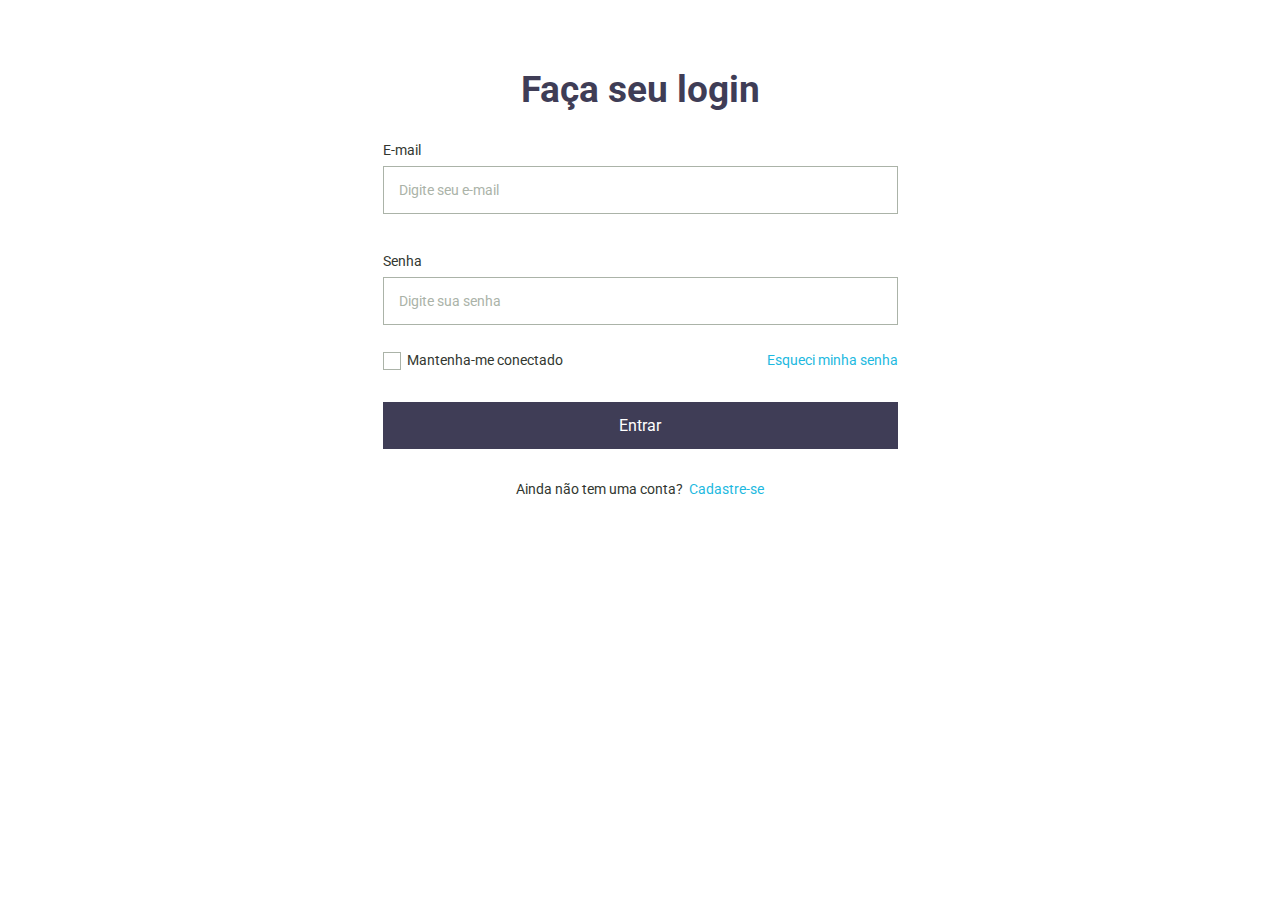
<file: Aula02/Index.html>
<!DOCTYPE html>
<html>

<head>
    <title>Entrar</title>
    <link rel="preconnect" href="https://fonts.googleapis.com">
    <link rel="preconnect" href="https://fonts.gstatic.com" crossorigin>
    <link href="https://fonts.googleapis.com/css2?family=Roboto:wght@400;700&display=swap" rel="stylesheet">
    <link rel="stylesheet" href="Styles.css">
</head>

<body>
    <form>
        <div class="content content-index">
            <h1>Faça seu login</h1>
            <div class="box-text">
                <label for="field-email">E-mail</label>
                <input type="email" id="field-email" placeholder="Digite seu e-mail" />
            </div>

            <div class="box-text">
                <label for="field-password">Senha</label>
                <input type="password" id="field-password" placeholder="Digite sua senha" />
            </div>
            

            <div class="options">
                <label class="container">Mantenha-me conectado
                    <input type="checkbox">
                    <span class="checkmark"></span>
                </label>
                <span><a href="Password-recovery.html">Esqueci minha senha</a></span>

            </div>

            <button type="submit">Entrar</button>

            <span>Ainda não tem uma conta? &nbsp<a href="Register.html">Cadastre-se</a></span>
        </div>
    </form>
</body>

</html>
</file>
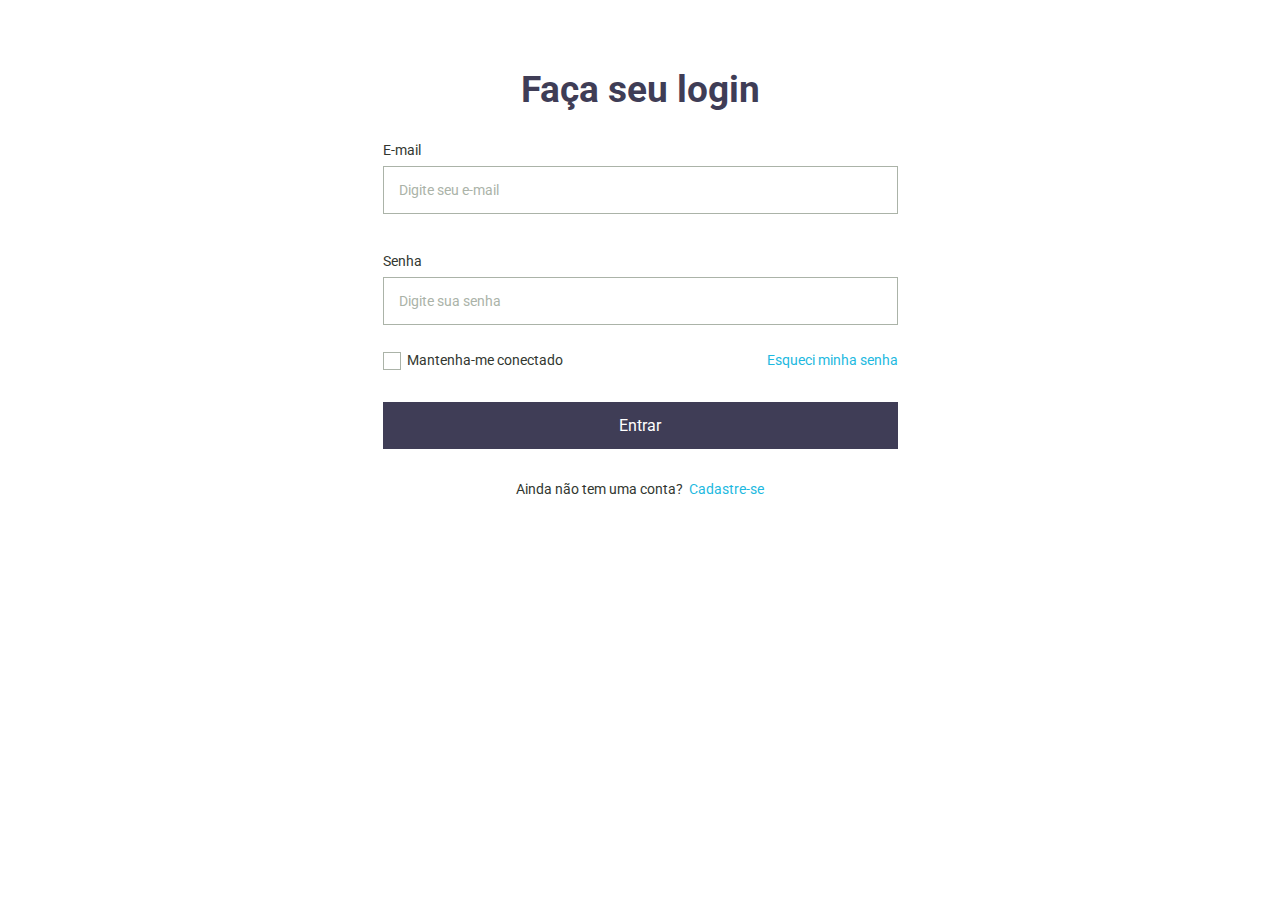
<file: Aula04/Index.html>
<!DOCTYPE html>
<html>

<head>
    <title>Entrar</title>
    <link rel="preconnect" href="https://fonts.googleapis.com">
    <link rel="preconnect" href="https://fonts.gstatic.com" crossorigin>
    <link href="https://fonts.googleapis.com/css2?family=Roboto:wght@400;700&display=swap" rel="stylesheet">
    <link rel="stylesheet" href="Styles.css">
</head>

<body>
    <form>
        <div class="content content-index">
            <h1>Faça seu login</h1>
            <div class="box-text">
                <label for="field-email">E-mail</label>
                <input type="email" id="field-email" placeholder="Digite seu e-mail" required/>
            </div>

            <div class="box-text">
                <label for="field-password">Senha</label>
                <input type="password" id="field-password" placeholder="Digite sua senha" required/>
            </div>
            

            <div class="options">
                <label class="container">Mantenha-me conectado
                    <input type="checkbox" required>
                    <span class="checkmark"></span>
                </label>
                <span><a href="Password-recovery.html">Esqueci minha senha</a></span>

            </div>

            <button type="submit">Entrar</button>

            <span>Ainda não tem uma conta? &nbsp<a href="Register.html">Cadastre-se</a></span>
        </div>
    </form>
</body>

</html>
</file>
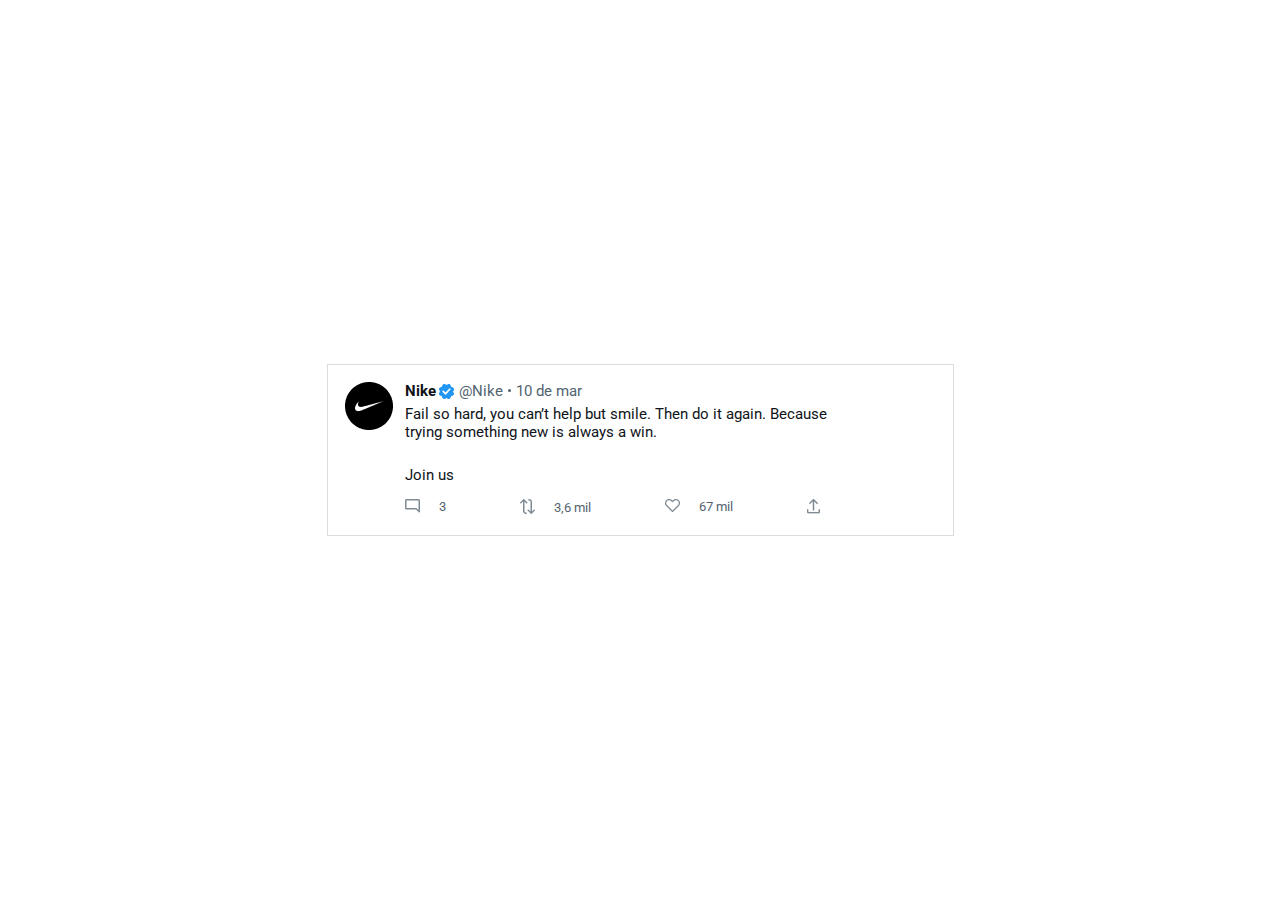
<file: Aula06 - Desafio 07/Index.html>
<!DOCTYPE html>
<html lang="pt-br">

<head>
    <meta charset="UTF-8">
    <meta http-equiv="X-UA-Compatible" content="IE=edge">
    <meta name="viewport" content="width=device-width, initial-scale=1.0">
    <link rel="preconnect" href="https://fonts.googleapis.com">
    <link rel="preconnect" href="https://fonts.gstatic.com" crossorigin>
    <link href="https://fonts.googleapis.com/css2?family=Roboto:wght@400;700&display=swap" rel="stylesheet">
    <link rel="stylesheet" href="Style.css">
    <title>Tweeter (@Nike)</title>
    <link rel="icon" type="image/png" href="/img/icon-twitter.png">
</head>

<body>

    <div class="post">

        <div class="img-post">
            <img src="img/Logo-Nike.png" alt="Logo Nike" title="Logo Nike. Símbolo de certo ao centro na cor branca e fndo preto.">

        </div>

        <div class="content-post">
            <div class="title-post">
                <h1>Nike</h1>
                <img src="img/Icone-Verificado.png">
                <h2>@Nike</h2>
                <span class="dot"></span>
                <span>10 de mar</span>
            </div>
            <p>Fail so hard, you can’t help but smile. Then do it again. Because trying something new is always a win.
            </p>
            <p>Join us</p>

            <div class="interations">
                <div class="box-interations">
                    <img src="img/Comentario.png">
                    <span>3</span>
                </div>

                <div class="box-interations">
                    <img src="img/Retwettar.png">
                    <span>3,6 mil</span>
                </div>

                <div class="box-interations">
                    <img src="img/Favoritar.png">
                    <span>67 mil</span>
                </div>

                <div class="box-interations">
                    <img src="img/Compartilhar.png">
                </div>

            </div>


        </div>
    </div>


</body>

</html>
</file>
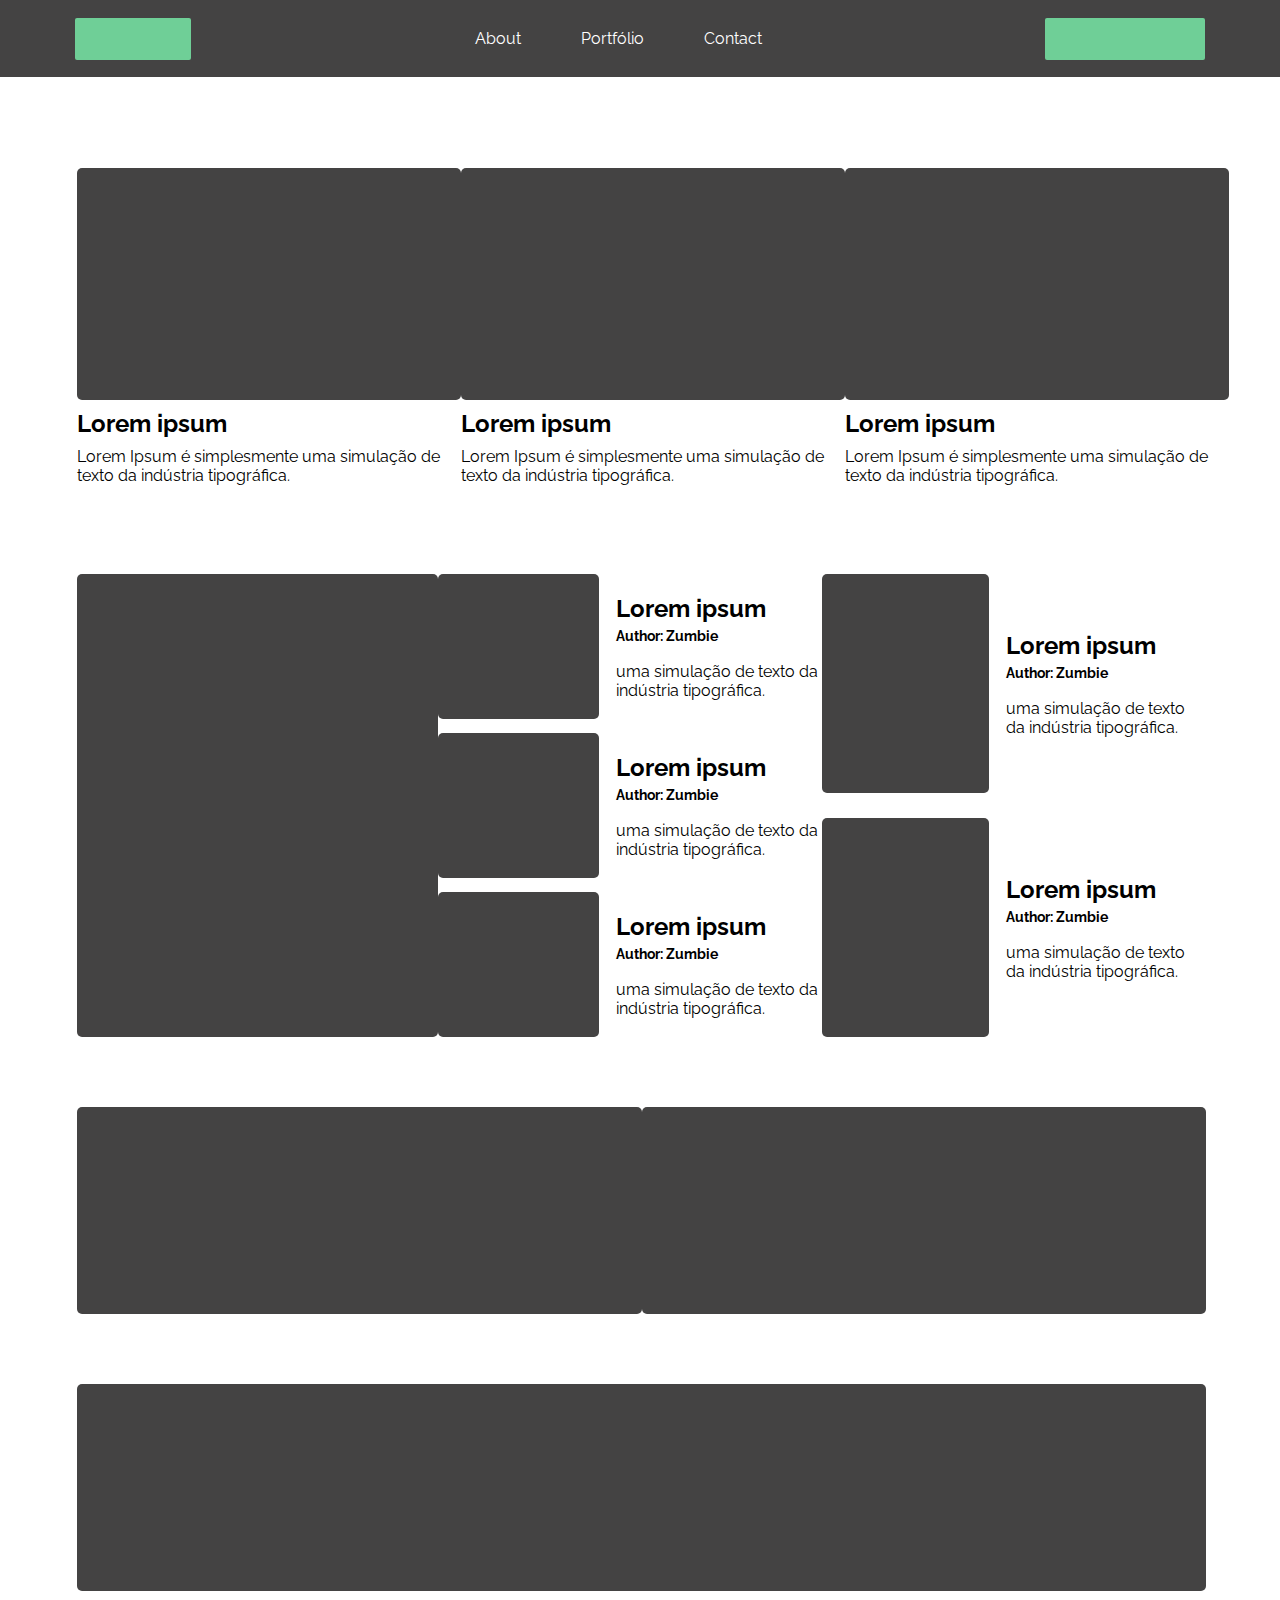
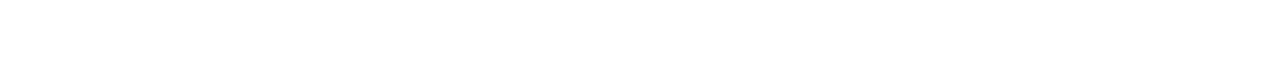
<file: Desafio-Adicional/Index.html>
<!DOCTYPE html>
<html>

<head>
    <link rel="preconnect" href="https://fonts.googleapis.com">
    <link rel="preconnect" href="https://fonts.gstatic.com" crossorigin>
    <link href="https://fonts.googleapis.com/css2?family=Raleway:wght@700&display=swap" rel="stylesheet">
    <link rel="stylesheet" href="Style.css">
</head>

<body>

    <div class="menu-top">
        <div class="box-menu-1">

        </div>

        <div class="options-menu">
            <span>About</span>
            <span>Portfólio</span>
            <span>Contact</span>
        </div>

        <div class="box-menu-2">

        </div>
    </div>

    <div class="content">

        <div class="area-1">
            <div class="box-img-label">
                <div class="box-img"></div>
                <h3>Lorem ipsum</h3>
                <span class="description">Lorem Ipsum é simplesmente uma simulação de texto da indústria tipográfica.
                </span>
            </div>

            <div class="box-img-label">
                <div class="box-img"></div>
                <h3>Lorem ipsum</h3>
                <span class="description">Lorem Ipsum é simplesmente uma simulação de texto da indústria tipográfica.
                </span>
            </div>

            <div class="box-img-label">
                <div class="box-img"></div>
                <h3>Lorem ipsum</h3>
                <span class="description">Lorem Ipsum é simplesmente uma simulação de texto da indústria tipográfica.
                </span>
            </div>

        </div>

        <div class="area-2">
            <div class="box-img-2"></div>

            <div class="area-2-1">
                <div class="box-img-label-2">
                    <div class="box-img3"></div>
                    <div class="img-description">
                        <h3>Lorem ipsum</h3>
                        <h4>Author: Zumbie</h4>
                        <span class="description">uma simulação de texto da indústria tipográfica.</span>
                        </span>
                    </div>
                </div>

                <div class="box-img-label-2">
                    <div class="box-img3"></div>
                    <div class="img-description">
                        <h3>Lorem ipsum</h3>
                        <h4>Author: Zumbie</h4>
                        <span class="description">uma simulação de texto da indústria tipográfica.</span>
                        </span>
                    </div>
                </div>

                <div class="box-img-label-2">
                    <div class="box-img3"></div>
                    <div class="img-description">
                        <h3>Lorem ipsum</h3>
                        <h4>Author: Zumbie</h4>
                        <span class="description">uma simulação de texto da indústria tipográfica.</span>
                        </span>
                    </div>
                </div>

            </div>

            <div class="area-2-2">

                <div class="box-img-label-3">
                    <div class="box-img4"></div>
                    <div class="img-description">
                        <h3>Lorem ipsum</h3>
                        <h4>Author: Zumbie</h4>
                        <span class="description">uma simulação de texto da indústria tipográfica.</span>
                    </div>
                </div>

                <div class="box-img-label-3">
                    <div class="box-img4"></div>
                    <div class="img-description">
                        <h3>Lorem ipsum</h3>
                        <h4>Author: Zumbie</h4>
                        <span class="description">uma simulação de texto da indústria tipográfica.</span>
                    </div>
                </div>
            

            </div>


        </div>

        <div class="area-3">
            
            <div class="box-img-5">                
            </div>
            
            <div class="box-img-5">                
            </div>
            

        </div>

        <div class="area-4">
            
            <div class="box-img-6">                
            </div>
                       

        </div>

    </div>

</body>

</html>
</file>
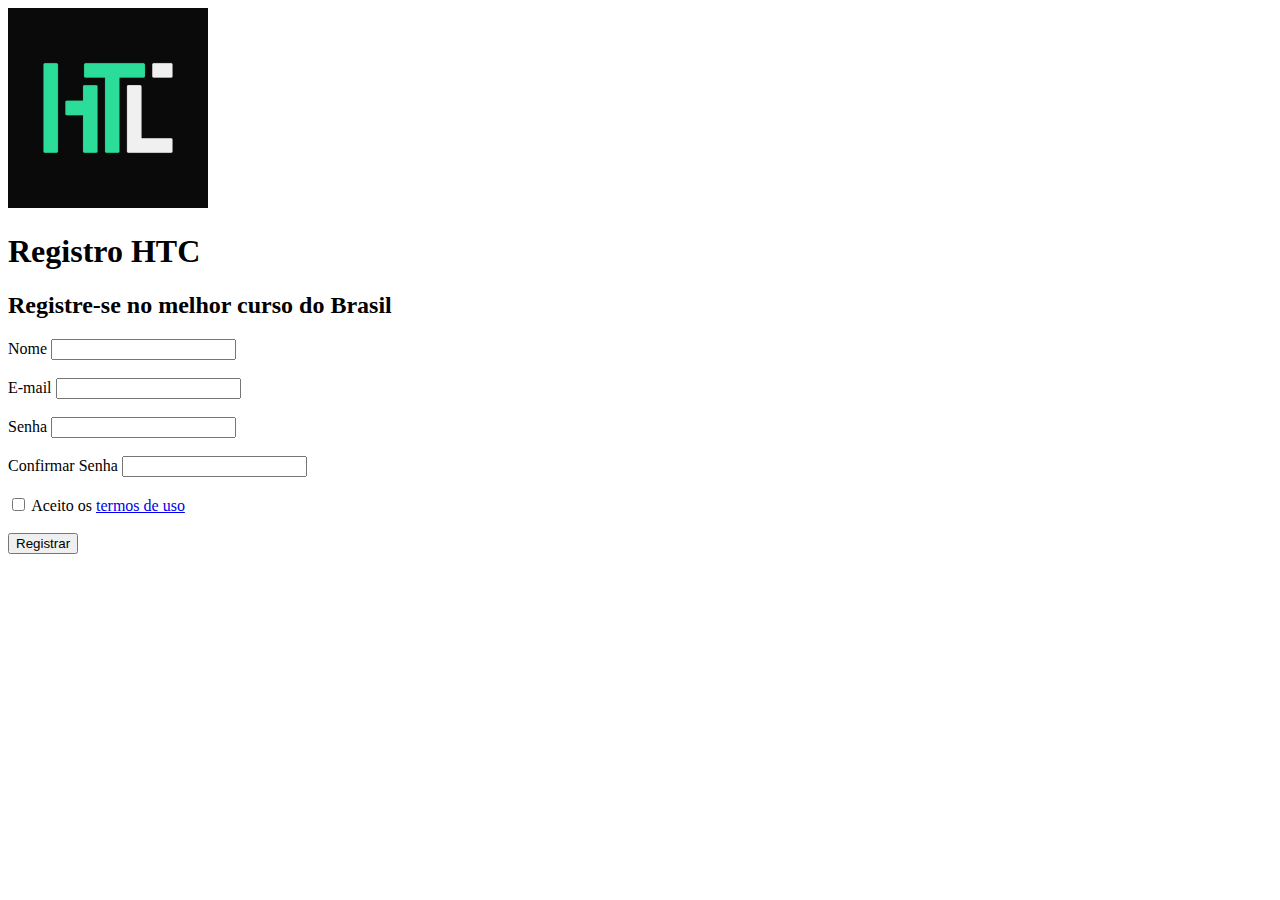
<file: Aula01/aula-1.html>
<!DOCTYPE html>
<html>

<head>
    <title>Registro HTC</title>
</head>

<body>

    <img width="200" src="logo.jpg"/>
    <h1>Registro HTC</h1>

    <h2>Registre-se no melhor curso do Brasil</h2>

    <form>
        <label for="name-field">Nome</label>
        <input id="name-field" />
        <br>
        <br>
        <label for="email-field">E-mail</label>
        <input type="email" id="email-field" />
        <br>
        <br>
        <label for="password-field">Senha</label>
        <input id="password-field" type="password" />
        <br>
        <br>
        <label for="confirm-passwords-field">Confirmar Senha</label>
        <input id="confirm-passwords-field" type="password" />
        <br>
        <br>
        <input id="eula-field" type="checkbox" />
        <label for="eula-field">Aceito os <a target="_blank" href="EULA.html">termos de uso</a></label>
        <br>
        <br>
        <button>Registrar</button>

    </form>


</body>

</html>
</file>
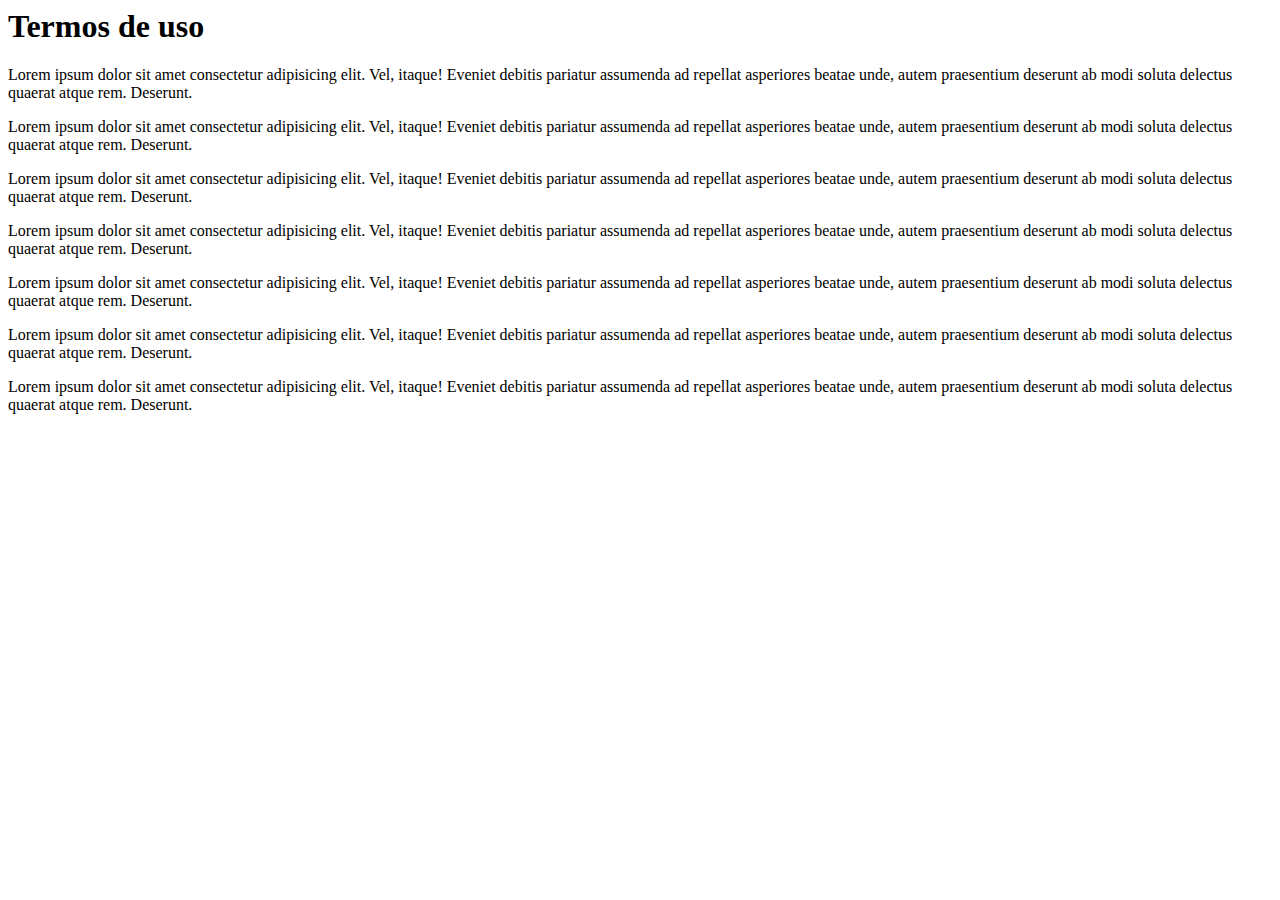
<file: Aula01/EULA.html>
<body>
    <h1>Termos de uso</h1>
    <p>Lorem ipsum dolor sit amet consectetur adipisicing elit. Vel, itaque! Eveniet debitis pariatur assumenda ad
        repellat asperiores beatae unde, autem praesentium deserunt ab modi soluta delectus quaerat atque rem. Deserunt.
    </p>
    <p>Lorem ipsum dolor sit amet consectetur adipisicing elit. Vel, itaque! Eveniet debitis pariatur assumenda ad
        repellat asperiores beatae unde, autem praesentium deserunt ab modi soluta delectus quaerat atque rem. Deserunt.
    </p>
    <p>Lorem ipsum dolor sit amet consectetur adipisicing elit. Vel, itaque! Eveniet debitis pariatur assumenda ad
        repellat asperiores beatae unde, autem praesentium deserunt ab modi soluta delectus quaerat atque rem. Deserunt.
    </p>
    <p>Lorem ipsum dolor sit amet consectetur adipisicing elit. Vel, itaque! Eveniet debitis pariatur assumenda ad
        repellat asperiores beatae unde, autem praesentium deserunt ab modi soluta delectus quaerat atque rem. Deserunt.
    </p>
    <p>Lorem ipsum dolor sit amet consectetur adipisicing elit. Vel, itaque! Eveniet debitis pariatur assumenda ad
        repellat asperiores beatae unde, autem praesentium deserunt ab modi soluta delectus quaerat atque rem. Deserunt.
    </p>
    <p>Lorem ipsum dolor sit amet consectetur adipisicing elit. Vel, itaque! Eveniet debitis pariatur assumenda ad
        repellat asperiores beatae unde, autem praesentium deserunt ab modi soluta delectus quaerat atque rem. Deserunt.
    </p>
    <p>Lorem ipsum dolor sit amet consectetur adipisicing elit. Vel, itaque! Eveniet debitis pariatur assumenda ad
        repellat asperiores beatae unde, autem praesentium deserunt ab modi soluta delectus quaerat atque rem. Deserunt.
    </p>
</body>
</file>
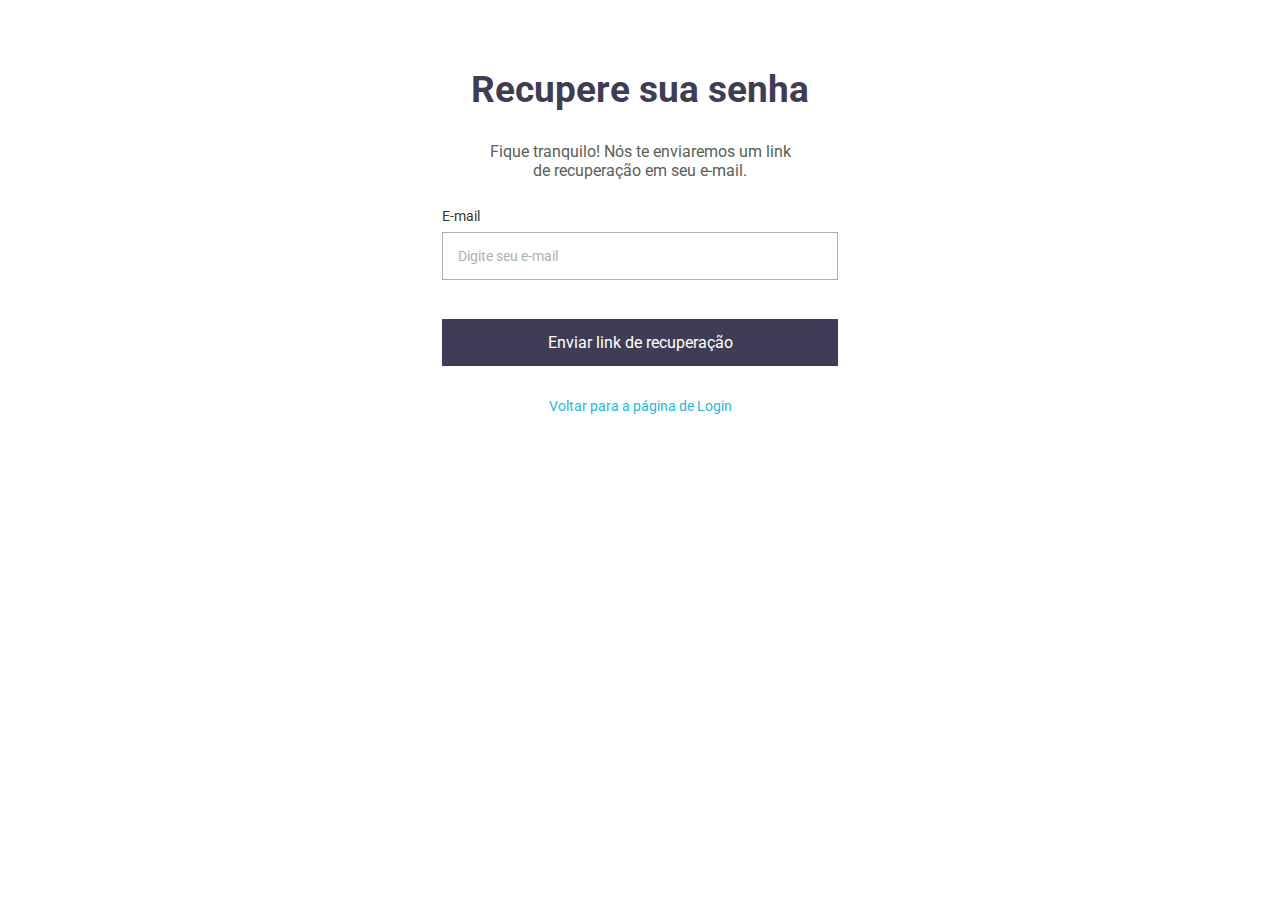
<file: Aula02/Password-recovery.html>
<!DOCTYPE html>
<html>

<head>
    <title>Recupere sua senha</title>
    <link rel="preconnect" href="https://fonts.googleapis.com">
    <link rel="preconnect" href="https://fonts.gstatic.com" crossorigin>
    <link href="https://fonts.googleapis.com/css2?family=Roboto:wght@400;700&display=swap" rel="stylesheet">
    <link rel="stylesheet" href="Styles.css">
</head>

<body>
    <form>
        <div class="content">
            <h1>Recupere sua senha</h1>
            <h2>Fique tranquilo! Nós te enviaremos um link de recuperação em seu e-mail.</h2>

            <div class="box-text">
                <label for="field-email">E-mail</label>
                <input type="email" id="field-email" placeholder="Digite seu e-mail"/>
            </div>

            <button type="submit">Enviar link de recuperação</button>
            <span><a href="Index.html">Voltar para a página de Login</a></span>



        </div>
    </form>
</body>

</html>
</file>
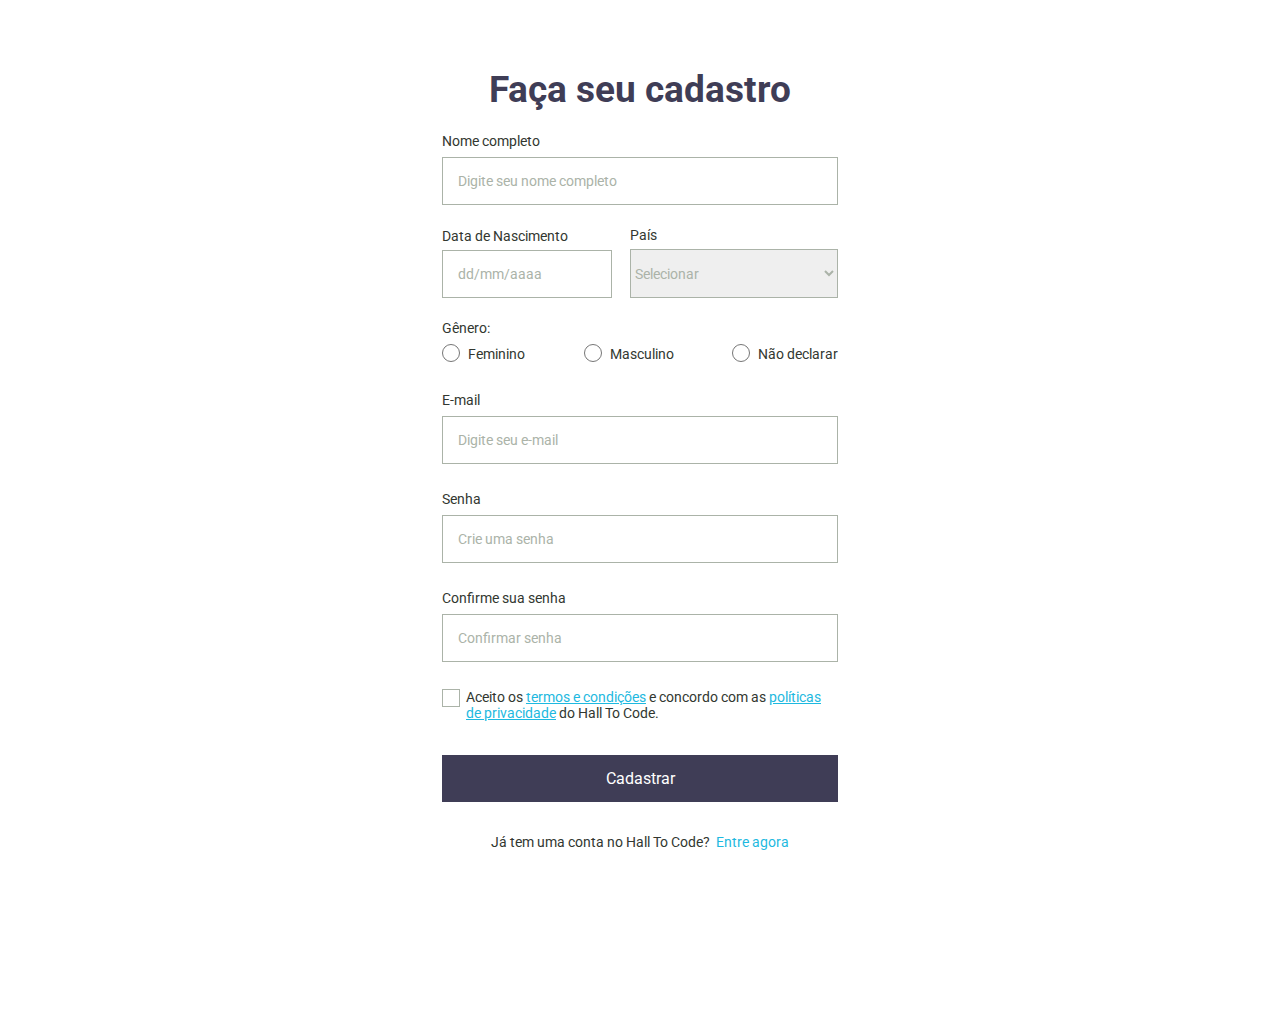
<file: Aula02/Register.html>
<!DOCTYPE html>
<html>

<head>
    <title>Cadastre-se</title>
    <link rel="preconnect" href="https://fonts.googleapis.com">
    <link rel="preconnect" href="https://fonts.gstatic.com" crossorigin>
    <link href="https://fonts.googleapis.com/css2?family=Roboto:wght@400;700&display=swap" rel="stylesheet">
    <link rel="stylesheet" href="Styles.css">
</head>

<body>
    <form>
        <div class="content content-register">
            <h1>Faça seu cadastro</h1>

            <div class="box-text">
                <label for="full-name">Nome completo</label>
                <input type="text" id="full-name" placeholder="Digite seu nome completo">
            </div>

            <div class="bday-coutry">

                <div class="box-bday">
                    <label for="birth-date">Data de Nascimento</label>
                    <input type="text" id="birth-date" placeholder="dd/mm/aaaa">
                </div>

                <div class="box-coutry" style="width:208px";>
                    <label>País</label>
                    <select required>
                        <option>Selecionar</option>
                        <option>Brasil</option>
                        <option>Argentina</option>
                        <option>Chile</option>
                        <option>Uruguai</option>
                    </select>
                </div>

            </div>

            <div class="box-text">
                <label>Gênero:</label>

                <div class="genre-options">

                    <div class="genre-fem">
                        <input type="radio" id="Feminino" name="genre" value="Feminino" class="radio-button">
                        <label for="Feminino">Feminino</label>
                    </div>

                    <div class="genre-masc">
                        <input type="radio" id="Masculino" name="genre" value="Masculino" class="radio-button">
                        <label for="Masculino">Masculino</label>
                    </div>

                    <div class="genre-nd">
                        <input type="radio" id="Genre-ND" name="genre" value="Genre-ND" class="radio-button">
                        <label for="Genre-ND">Não declarar</label>
                    </div>

                </div>

            </div>


            <div class="box-text">
                <label for="e-mail">E-mail</label>
                <input id="e-mail" type="email" placeholder="Digite seu e-mail">

            </div>

            <div class="box-text">
                <label for="password">Senha</label>
                <input type="password" id="password" placeholder="Crie uma senha">
            </div>

            <div class="box-text">
                <label for="confirm-password">Confirme sua senha</label>
                <input type="password" id="confirm-password" placeholder="Confirmar senha">
            </div>

            <div class="options">
                <label class="container">Aceito os <a>termos e condições</a>
                    e concordo com as <a>políticas de privacidade</a> do Hall To Code.

                    <input type="checkbox" >
                    <span class="checkmark"></span>
                </label>
            </div>
            <button type="submit">Cadastrar</button>

            <span>Já tem uma conta no Hall To Code? &nbsp<a href="Index.html">Entre agora</a></span>


        </div>
    </form>
</body>

</html>
</file>
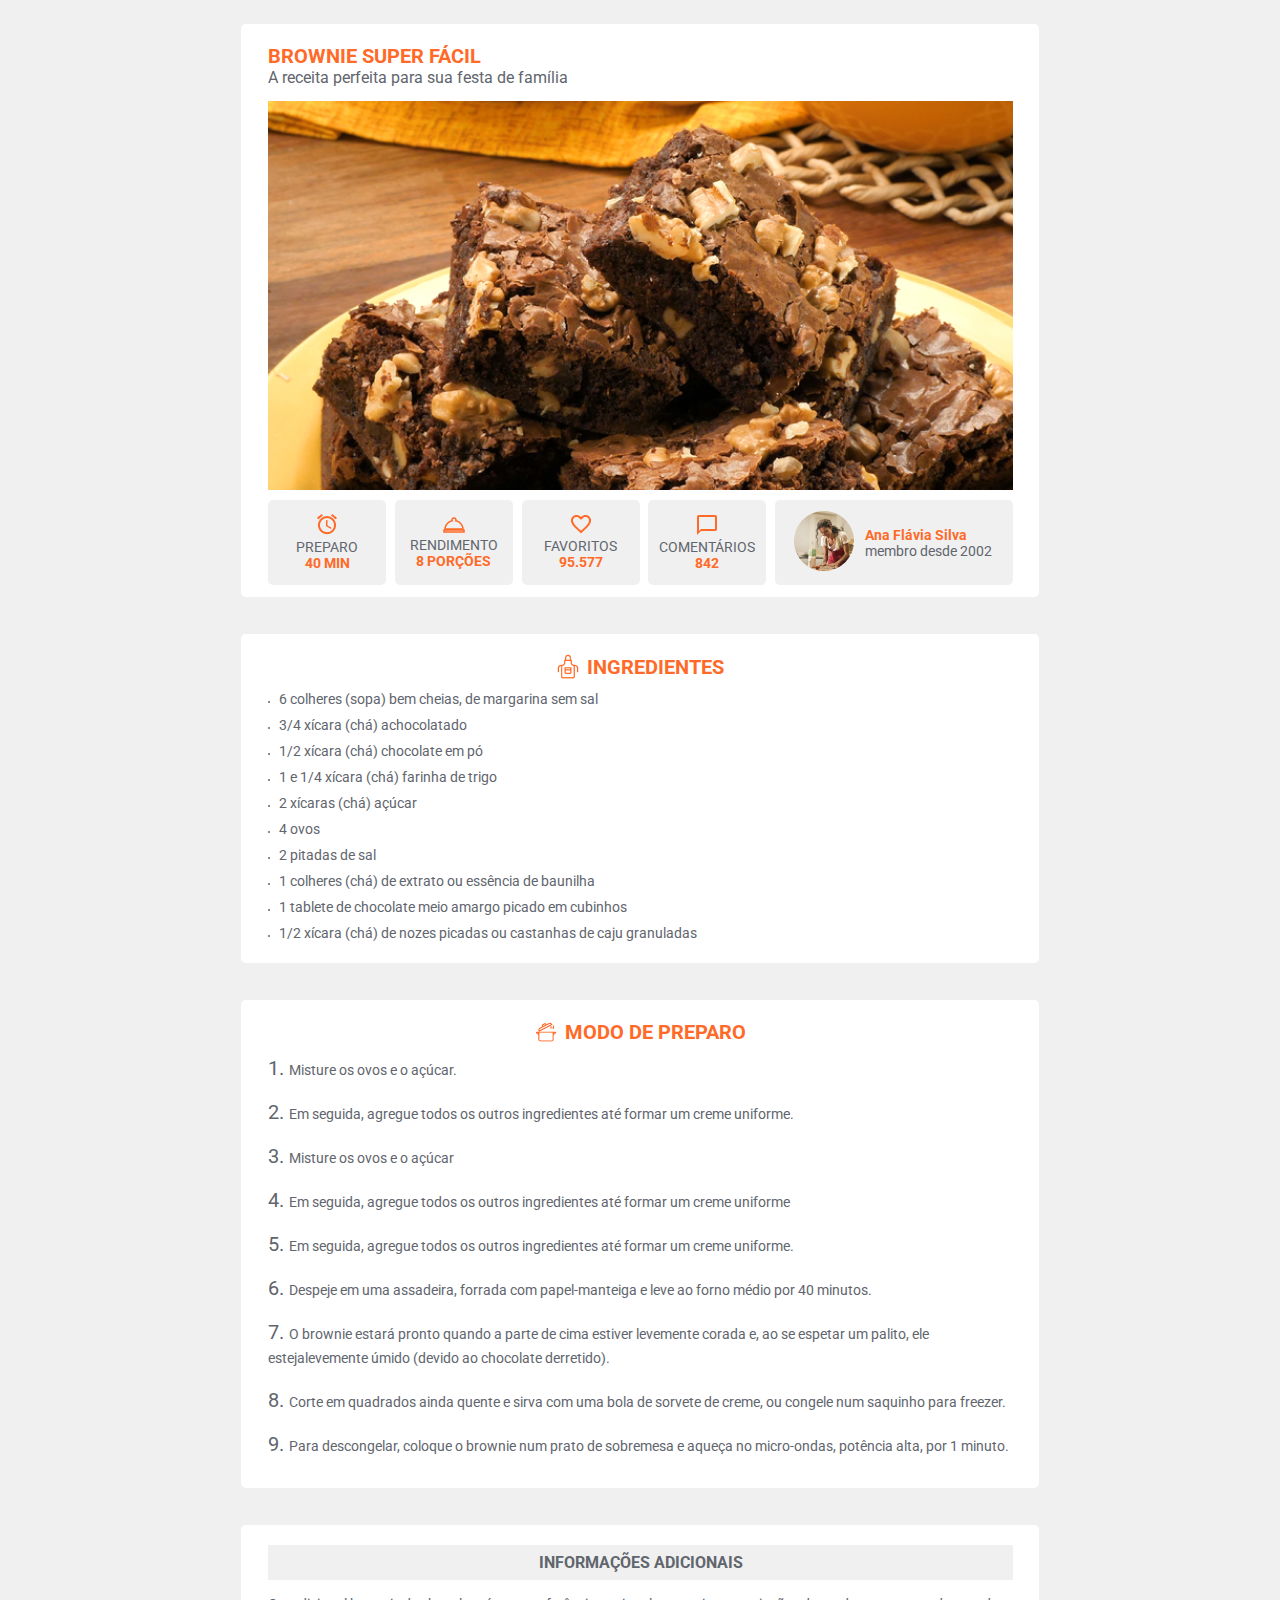
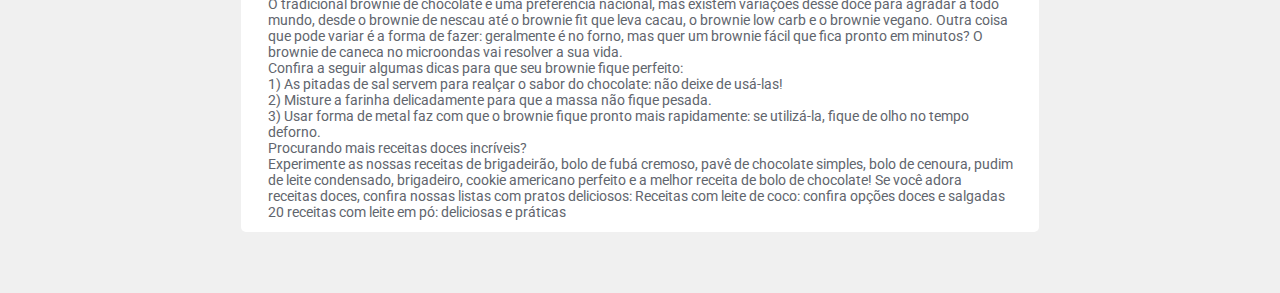
<file: Aula03/Brownie.html>
<!DOCTYPE html>
<html>

<head>    
    <link rel="stylesheet" href="https://fonts.googleapis.com/css2?family=Roboto:wght@400;700&display=swap"/>
    <link rel="stylesheet" href="Style.css"/>
</head>

<body>

    <section class="container">

        <div class="box">

            <h1>Brownie super fácil</h1>
            <h2>A receita perfeita para sua festa de família</h2>
            <img class="img-main" src="Foto-Brownie.png" alt="Foto pedaços de brownie"
                title="Foto pedaços de brownie" />

            <div class="info-wrapper">

                <div class="info-box">
                    <img src="alarm.png" />
                    <span class="label1-icon">Preparo</span>
                    <span class="label2-icon">40 min</span>
                </div>

                <div class="info-box">
                    <img src="room_service.png" />
                    <span class="label1-icon">Rendimento</span>
                    <span class="label2-icon">8 porções</span>
                </div>

                <div class="info-box">
                    <img src="favorite_border.png" />
                    <span class="label1-icon">Favoritos</span>
                    <span class="label2-icon">95.577</span>
                </div>

                <div class="info-box">
                    <img src="chat_bubble_outline.png" />
                    <span class="label1-icon">Comentários</span>
                    <span class="label2-icon">842</span>
                </div>

                <div class="info-box info-box2">
                    <img src="Foto.png" />
                    <div class="text-profile">
                        <span class="label2-icon">Ana Flávia Silva</span>
                        <span class="label1-icon">membro desde 2002</span>
                    </div>
                </div>

            </div>
        </div>

        <div class="box marcador">
            <div class="title-box">
                <img src="Avental.png" />
                <h3>Ingredientes</h3>
            </div>
            <ul>
                <li><span class="item-ul">6 colheres (sopa) bem cheias, de margarina sem sal</span></li>
                <li><span class="item-ul">3/4 xícara (chá) achocolatado</span></li>
                <li><span class="item-ul">1/2 xícara (chá) chocolate em pó</span></li>
                <li><span class="item-ul">1 e 1/4 xícara (chá) farinha de trigo</span></li>
                <li><span class="item-ul">2 xícaras (chá) açúcar</span></li>
                <li><span class="item-ul">4 ovos</span></li>
                <li><span class="item-ul">2 pitadas de sal</span></li>
                <li><span class="item-ul">1 colheres (chá) de extrato ou essência de baunilha</span></li>
                <li><span class="item-ul">1 tablete de chocolate meio amargo picado em cubinhos</span></li>
                <li><span class="item-ul">1/2 xícara (chá) de nozes picadas ou castanhas de caju granuladas</span></li>

            </ul>

        </div>

        <div class="box">
            <div class="title-box">
                <img src="Panela.png" />
                <h3>Modo de preparo</h3>
            </div>
            <ol>
                <li><span class="item-ol">Misture os ovos e o açúcar.</span></li>
                <li><span class="item-ol">Em seguida, agregue todos os outros ingredientes até formar um creme uniforme.</span></li>
                <li><span class="item-ol">Misture os ovos e o açúcar</span></li>
                <li><span class="item-ol">Em seguida, agregue todos os outros ingredientes até formar um creme uniforme</span></li>
                <li><span class="item-ol">Em seguida, agregue todos os outros ingredientes até formar um creme uniforme.</span></li>
                <li><span class="item-ol">Despeje em uma assadeira, forrada com papel-manteiga e leve ao forno médio por 40 minutos.</span></li>
                <li><span class="item-ol">O brownie estará pronto quando a parte de cima estiver levemente corada e, ao se espetar um palito,
                    ele estejalevemente úmido (devido ao chocolate derretido).</span></li>
                <li><span class="item-ol">Corte em quadrados ainda quente e sirva com uma bola de sorvete de creme, ou congele num saquinho
                    para freezer.</span></li>
                <li><span class="item-ol">Para descongelar, coloque o brownie num prato de sobremesa e aqueça no micro-ondas, potência alta,
                    por 1 minuto.</span></li>

            </ol>
        </div>

        <div class="box">
            <h3 class="add-info">Informações adicionais</h3>
            <p>O tradicional brownie de chocolate é uma preferência nacional, mas existem variações desse doce para
                agradar
                a
                todo mundo, desde o brownie de nescau até o brownie fit que leva cacau, o brownie low carb e o brownie
                vegano.
                Outra coisa que pode variar é a forma de fazer: geralmente é no forno, mas quer um brownie fácil que
                fica
                pronto
                em minutos? O brownie de caneca no microondas vai resolver a sua vida.</p>
            <p>Confira a seguir algumas dicas para que seu brownie fique perfeito:<br>
                1) As pitadas de sal servem para realçar o sabor do chocolate: não deixe de usá-las!<br>
                2) Misture a farinha delicadamente para que a massa não fique pesada.<br>
                3) Usar forma de metal faz com que o brownie fique pronto mais rapidamente: se utilizá-la, fique de olho
                no
                tempo deforno. <br>
                Procurando mais receitas doces incríveis? <br>
                Experimente as nossas receitas de brigadeirão, bolo de fubá cremoso,
                pavê
                de chocolate simples, bolo de cenoura, pudim de leite condensado, brigadeiro, cookie americano perfeito
                e a
                melhor
                receita de bolo de chocolate!
                Se você adora receitas doces, confira nossas listas com pratos deliciosos:
                Receitas com leite de coco: confira opções doces e salgadas
                20 receitas com leite em pó: deliciosas e práticas
            </p>
        </div>

    </section>

</body>

</html>
</file>
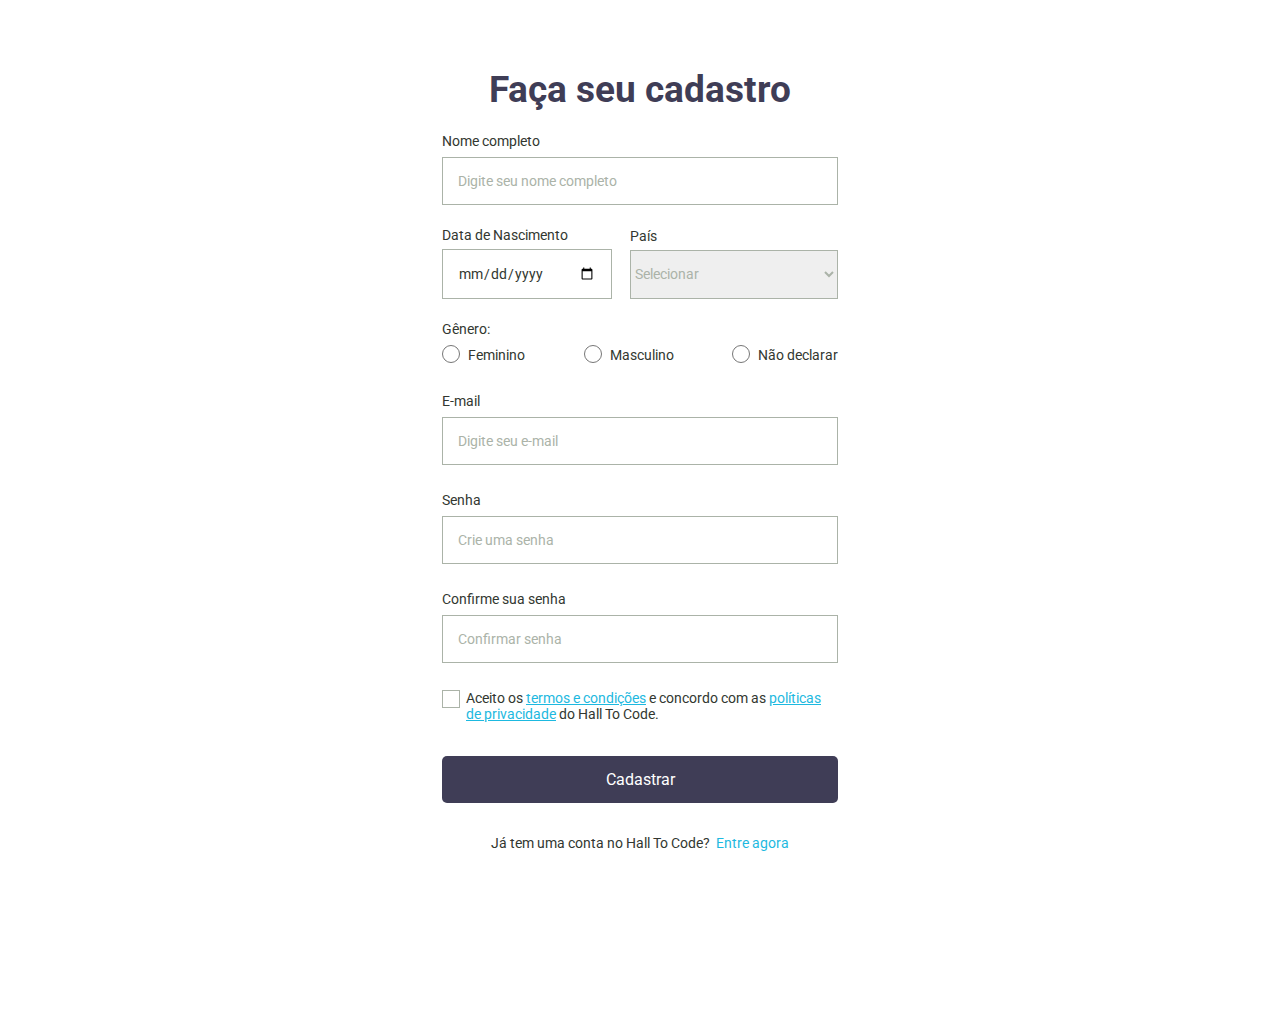
<file: Aula04/Register.html>
<!DOCTYPE html>
<html>

<head>
    <title>Cadastre-se</title>
    <link rel="preconnect" href="https://fonts.googleapis.com">
    <link rel="preconnect" href="https://fonts.gstatic.com" crossorigin>
    <link href="https://fonts.googleapis.com/css2?family=Roboto:wght@400;700&display=swap" rel="stylesheet">
    <link rel="stylesheet" href="Styles.css">
</head>

<body>
    <form>
        <div class="content content-register">
            <h1>Faça seu cadastro</h1>

            <div class="box-text">
                <label for="full-name">Nome completo</label>
                <input type="text" id="full-name" placeholder="Digite seu nome completo">
            </div>

            <div class="bday-coutry">

                <div class="box-bday">
                    <label for="birth-date">Data de Nascimento</label>
                    <input type="date" id="birth-date">
                </div>

                <div class="box-coutry" style="width:208px";>
                    <label>País</label>
                    <select required>
                        <option>Selecionar</option>
                        <option>Brasil</option>
                        <option>Argentina</option>
                        <option>Chile</option>
                        <option>Uruguai</option>
                    </select>
                </div>

            </div>

            <div class="box-text">
                <label>Gênero:</label>

                <div class="genre-options">

                    <div class="genre-fem">
                        <input type="radio" id="Feminino" name="genre" value="Feminino" class="radio-button">
                        <label for="Feminino">Feminino</label>
                    </div>

                    <div class="genre-masc">
                        <input type="radio" id="Masculino" name="genre" value="Masculino" class="radio-button">
                        <label for="Masculino">Masculino</label>
                    </div>

                    <div class="genre-nd">
                        <input type="radio" id="Genre-ND" name="genre" value="Genre-ND" class="radio-button">
                        <label for="Genre-ND">Não declarar</label>
                    </div>

                </div>

            </div>


            <div class="box-text">
                <label for="e-mail">E-mail</label>
                <input id="e-mail" type="email" placeholder="Digite seu e-mail">

            </div>

            <div class="box-text">
                <label for="password">Senha</label>
                <input type="password" id="password" placeholder="Crie uma senha">
            </div>

            <div class="box-text">
                <label for="confirm-password">Confirme sua senha</label>
                <input type="password" id="confirm-password" placeholder="Confirmar senha">
            </div>

            <div class="options">
                <label class="container">Aceito os <a>termos e condições</a>
                    e concordo com as <a>políticas de privacidade</a> do Hall To Code.

                    <input type="checkbox" >
                    <span class="checkmark"></span>
                </label>
            </div>
            <button type="submit">Cadastrar</button>

            <span>Já tem uma conta no Hall To Code? &nbsp<a href="Index.html">Entre agora</a></span>


        </div>
    </form>
</body>

</html>
</file>
<file: Aula02/Styles.css>
* {
    font-family: Roboto, sans-serif;
    margin: 0px;
    padding: 0px;
    font-weight: 400;
    font-size: 14px;
    color: #323730;
    box-sizing: border-box;
}

h1{
    margin-bottom: 31px;
    text-align: center;
    font-weight: 700;
    font-size: 37px;
    color: #3F3D56;
}

h2{
    font-size: 16px;
    color: #5A6256;
    text-align: center;
    margin: 0px 42px 28px 42px;
}

.content{
    width: 396px;    
}

.content-index{
    width: 515px;    
}

.content-register h1, .content-register .box-text{
    margin-bottom: 22px;
}

.options-reg a{
    text-decoration: underline;
}

label {
    margin-bottom: 6px;
}

.box-text label{
    margin-bottom: 8px;
}

.content input{
    padding: 15px;
    border: 1px solid #ABB3A8;
}

.content ::placeholder{
    color: #ABB3A8;
}


.content a{
    text-decoration: none;
    color: #1DB9E0;
}

.content-register .options a{
    text-decoration: underline;
}

.content-register .options a:hover{
    text-decoration: underline;
}

.content a:hover{
    text-decoration: none;
    color: #0b677e;
}

form{
    margin: 68px 0px 174px 0px;
    display: flex;
    justify-content: center;
    align-items: center;
    flex-direction: column; 
}

.box-text, .box-bday, .box-coutry{
    display: flex;
    justify-content: center;
    flex-direction: column;
    margin-bottom: 39px;
}


.box-bday, .box-coutry{
    margin-bottom: 0px;
}

/*analisar a necessidade do b+b*/
.box-text + .box-text{
    margin-bottom: 27px;
}

button{
    width: 100%;
    margin-bottom: 32px;
    padding: 14px;
    border: none;
    color: white;
    background-color: #3F3D56;
    font-size: 16px;
}

.options, .area-keepconected, .checkbox-EULA{
    display: flex;
    justify-content: space-between;
    margin-bottom: 22px;
}



.bday-coutry{
    display: flex;
    justify-content: space-between;
    margin-bottom: 22px;
}

.content span{
    display: flex;
    justify-content: center;
}


.box-coutry select{ 
    border: 1px solid #ABB3A8;
    color: #ABB3A8;
    height: 49px;
    width: 208px;
}

.box-bday input{
    width: 170px;
       
}


.genre-options{
    display: flex;
    justify-content: space-between;
}


.genre-options label, .options label, .checkbox-EULA label{
    position: relative;
    display: inline-block;
    vertical-align: middle;
}

.checkbox-EULA label, .area-keepconected label{    
    margin-left: 24px;
}

.radio-button{
    width: 18px;
    height: 18px;
    margin-right: 5px;
}

.check-box{    
    position: absolute; 
    height: 18px;
    width: 18px;
}


.chk input {
    display: none;
}



/*Estilização do checkbox*/
/*Adaptado de: https://www.w3schools.com/howto/howto_css_custom_checkbox.asp*/
/*The container */
.container {
    display: block;
    position: relative;
    padding-left: 24px;
    margin-bottom: 12px;
    cursor: pointer;
    
    -webkit-user-select: none;
    -moz-user-select: none;
    -ms-user-select: none;
    user-select: none;
  }
  
  /* Hide the browser's default checkbox */
  .container input {
    position: absolute;
    opacity: 0;
    cursor: pointer;
    height: 0;
    width: 0;
  }
  
  /* Create a custom checkbox */
  .checkmark {
    position: absolute;
    top: 0;
    left: 0;
    height: 18px;
    width: 18px;
    background-color: white;
    border: 1px solid  #ABB3A8;
  }
  
  /* On mouse-over, add a grey background color */
  .container:hover input ~ .checkmark {
    background-color: #ccc;
  }
  
  /* When the checkbox is checked, add a blue background */
  .container input:checked ~ .checkmark {
    background-color: #2196F3;
  }
  
  /* Create the checkmark/indicator (hidden when not checked) */
  .checkmark:after {
    content: "";
    position: absolute;
    display: none;
  }
  
  /* Show the checkmark when checked */
  .container input:checked ~ .checkmark:after {
    display: block;
  }
  
  /* Style the checkmark/indicator */
  .container .checkmark:after {
    left: 4px;
    top: 0px;
    width: 5px;
    height: 10px;
    border: solid white;
    border-width: 0 3px 3px 0;
    -webkit-transform: rotate(45deg);
    -ms-transform: rotate(45deg);
    transform: rotate(45deg);
  }
</file>
<file: Aula04/Styles.css>
* {
    font-family: Roboto, sans-serif;
    margin: 0px;
    padding: 0px;
    font-weight: 400;
    font-size: 14px;
    color: #323730;
    box-sizing: border-box;
}

h1{
    margin-bottom: 31px;
    text-align: center;
    font-weight: 700;
    font-size: 37px;
    color: #3F3D56;
}

h2{
    font-size: 16px;
    color: #5A6256;
    text-align: center;
    margin: 0px 42px 28px 42px;
}

.content{
    width: 396px;    
}

.content-index{
    width: 515px;    
}

.content-register h1, .content-register .box-text{
    margin-bottom: 22px;
}

.content-register button{
    border-radius: 5px;
 
}

.content-register button:hover, .content button:hover{
    background-color: #3f3d56e8;;
    transition: 300ms;
    box-shadow: 0px 0px 8px black;
}


.options-reg a{
    text-decoration: underline;
}

label {
    margin-bottom: 6px;
}

.box-text label{
    margin-bottom: 8px;
}

.content input{
    padding: 15px;
    border: 1px solid #ABB3A8;
}

.content ::placeholder{
    color: #ABB3A8;
}


.content a{
    text-decoration: none;
    color: #1DB9E0;
}

.content-register .options a{
    text-decoration: underline;
}

.content-register .options a:hover{
    text-decoration: underline;
}

.content a:hover{
    text-decoration: none;
    color: #0b677e;
}

form{
    margin: 68px 0px 174px 0px;
    display: flex;
    justify-content: center;
    align-items: center;
    flex-direction: column; 
}

.box-text, .box-bday, .box-coutry{
    display: flex;
    justify-content: center;
    flex-direction: column;
    margin-bottom: 39px;
}


.box-bday, .box-coutry{
    margin-bottom: 0px;
}


.box-text + .box-text{
    margin-bottom: 27px;
}

button{
    width: 100%;
    margin-bottom: 32px;
    padding: 14px;
    border: none;
    color: white;
    background-color: #3F3D56;
    font-size: 16px;
}

.options, .area-keepconected, .checkbox-EULA{
    display: flex;
    justify-content: space-between;
    margin-bottom: 22px;
}



.bday-coutry{
    display: flex;
    justify-content: space-between;
    margin-bottom: 22px;
}

.content span{
    display: flex;
    justify-content: center;
}


.box-coutry select{ 
    border: 1px solid #ABB3A8;
    color: #ABB3A8;
    height: 49px;
    width: 208px;
}

.box-bday input{
    width: 170px;
       
}


.genre-options{
    display: flex;
    justify-content: space-between;    
}

.genre-options input:hover{
    box-shadow: none;
}

.genre-fem:hover, .genre-masc:hover, .genre-nd:hover{
    
    text-shadow: 0px 0px 2px #ABB3A8;
}

.genre-options label, .options label, .checkbox-EULA label{
    position: relative;
    display: inline-block;
    vertical-align: middle;
}

.checkbox-EULA label, .area-keepconected label{    
    margin-left: 24px;
}

.radio-button{
    width: 18px;
    height: 18px;
    margin-right: 5px;
}

.check-box{    
    position: absolute; 
    height: 18px;
    width: 18px;
}


.chk input {
    display: none;
}

select:hover, input:hover{
    box-shadow: 0px 0px 4px #ABB3A8;
}


/*Estilização do checkbox*/
/*Adaptado de: https://www.w3schools.com/howto/howto_css_custom_checkbox.asp*/

/*The container */
.container {
    display: block;
    position: relative;
    padding-left: 24px;
    margin-bottom: 12px;
    cursor: pointer;
    
    -webkit-user-select: none;
    -moz-user-select: none;
    -ms-user-select: none;
    user-select: none;
  }
  
  /* Hide the browser's default checkbox */
  .container input {
    position: absolute;
    opacity: 0;
    cursor: pointer;
    height: 0;
    width: 0;
  }
  
  /* Create a custom checkbox */
  .checkmark {
    position: absolute;
    top: 0;
    left: 0;
    height: 18px;
    width: 18px;
    background-color: white;
    border: 1px solid  #ABB3A8;
  }
  
  /* On mouse-over, add a grey background color */
  .container:hover input ~ .checkmark {
    background-color: #ccc;
  }
  
  /* When the checkbox is checked, add a blue background */
  .container input:checked ~ .checkmark {
    background-color: #2196F3;
  }
  
  /* Create the checkmark/indicator (hidden when not checked) */
  .checkmark:after {
    content: "";
    position: absolute;
    display: none;
  }
  
  /* Show the checkmark when checked */
  .container input:checked ~ .checkmark:after {
    display: block;
  }
  
  /* Style the checkmark/indicator */
  .container .checkmark:after {
    left: 4px;
    top: 0px;
    width: 5px;
    height: 10px;
    border: solid white;
    border-width: 0 3px 3px 0;
    -webkit-transform: rotate(45deg);
    -ms-transform: rotate(45deg);
    transform: rotate(45deg);
  }
</file>
<file: Aula06 - Desafio 07/Style.css>
*{
    margin: 0;
	padding: 0;
	border: 0;
	font-size: 15px;
    font-weight: 400;
	vertical-align: baseline;
    font-family: Roboto;
}

:root{
    --text: #0F1419;
    --icon-text: #536471;
    --border:  #DADDDF;
}

.post{
    width: 591px;
    display: flex;
    border: 1px solid var(--border);
    padding: 17px;
}

.content-post{
    width: 430px;
}

.title-post{
    display: flex;
    align-items: center;
    margin-bottom: 5px;
}

.interations{
    display: flex;
    align-items: space;
    justify-content: space-between;
}

body{
    display: flex;
    align-items: center;
    justify-content: center;
    height: 100vh;
}

.img-post{
    margin-right: 12px;
}

h1{
    margin-right: 3px;
    font-weight: 700;
    color: var(--text);
}

h2{
    margin-left: 5px;
    margin-right: 0px;
    color: var(--icon-text)
}

.title-post span{
    color: var(--icon-text)
}

.dot{
    background-color:  var(--icon-text);
    width: 3px;
    height: 3px;
    border-radius: 10px;
    margin: 0px 5px 1px 5px;
    
}

p{
    margin-bottom: 25px;
    color: var(--text);
}

p + p {
    margin-bottom: 15px;
}

.box-interations img{
    margin-right: 15px;
}

.box-interations:hover{
    text-shadow: 0px 0px 0px  var(--text);
    cursor: pointer;
    
}



.box-interations span{
    vertical-align: text-top;
    color:var(--icon-text);
    font-size: 13px;
}
</file>
<file: Desafio-Adicional/Style.css>
*{
    margin: 0;
	padding: 0;
	border: 0;
    font-family: Raleway;
}

:root{
    --bg-box-color: #444343;
}


.menu-top{
    background-color: var(--bg-box-color);
    height: 77px;
    display: flex;
    justify-content: space-between;
    align-items: center;
    padding: 0px 75px 0px 75px;
    font-size: 16px;
}

.box-menu-1, .box-menu-2{
    background-color: #6FCF97;
    width: 116px;
    height: 42px;
    border-radius: 2px;
}

.box-menu-2{
    width: 160px;
}

.options-menu{
    color: white;
    display: flex;
    align-items: center;
    justify-content: space-between;
}

.options-menu span{
    margin-right: 60px;
}

.options-menu span + span + span{
    margin-right: 0px;
}

.content{
    padding: 91px 74px 91px 77px;
}

.box-img{
    width: 384px;
    height: 232px;
    background-color: var(--bg-box-color);
    border-radius: 5px;
    margin-bottom: 9px;
}

h3{
    font-size: 24px;
    margin-bottom: 9px;
}

.area-2 h3{
    margin-bottom: 5px;
}

h4{
    font-size: 14px;
    margin-bottom: 18px;
}

span{
    font-size: 16px;
}

.box-img-label{
    width: 384px;
}

.area-1{
    display: flex;
    justify-content: space-between;
    align-items: center;
    margin-bottom: 89px;
}

.box-img-2{
    width: 384px;
    height: 463px;
    background-color: var(--bg-box-color);
    border-radius: 5px;
}

.box-img3{
    background-color: var(--bg-box-color);
    border-radius: 5px;
    width: 162px;
    height: 145px;
    margin-right: 17px;
}

.box-img4{
    background-color: var(--bg-box-color);
    border-radius: 5px;
    width: 174px;
    height: 219px;
    margin-right: 17px;
}


.area-2 {
    display: flex;
    justify-content: space-between;
    align-items: center;
    margin-bottom: 70px;
}

.area-2-1, .area-2-2{
    display: flex;
    align-items: center;
    justify-content: space-between;
    flex-direction: column;
    height: 463px;
}


.box-img-label-2, .box-img-label-3{
    display: flex;
    justify-content: center;
    align-items: center;
    width: 384px;
}

.img-description{
    display: flex;
    justify-content: center;
    flex-direction: column;
    width: 208px;
}

.box-img-5{
    width: 590px;
    height: 207px;
    background-color: var(--bg-box-color);
    border-radius: 5px;
}

.area-3{
    display: flex;
    justify-content: space-between;
    margin-bottom: 70px;
}

.box-img-6{

    height: 207px;
    background-color: var(--bg-box-color);
    border-radius: 5px;
}
</file>
<file: Aula03/Style.css>
*{
    margin: 0px;
    padding: 0px;
    font-family: Roboto;
    box-sizing: border-box;
    text-decoration: none;
    color: #61656D;
    font-weight: 400;
    font-size: 14px;
}

body{
    background-color: #F0F0F0;
    display: flex;
    justify-content: center;
    align-items: center;
    flex-direction: column;
    width: 100%;
}

.container{
    margin: 24px 63px;
}

.box{
    background-color: #FFFFFF;
    width: 798px;
    padding-left: 27px;
    padding-right: 26px;
    padding-top: 20px;
    padding-bottom: 12px;
    border-radius: 5px;
    margin-bottom: 37px;
}

.info-wrapper{
    display: flex;
    justify-content: space-between;

}

.info-box{
    background-color: #F0F0F0;
    border-radius: 5px;
    display: flex;
    justify-content: center;
    align-items: center;
    flex-direction: column;
    width: 118px;
    height: 85px;
    
}

.info-box2{
    width: 238px;
    flex-direction: row;
    padding-left: 19px;
}

.info-box img{
    margin-bottom: 4px;
}

.info-box2 img{
    margin-right: 11px;
}

.info-box2 .label2-icon{
    text-transform: none;
    text-align: right;
}

.info-box2 .label1-icon{
    text-transform: none;
}

.img-main{
    width: 745px;
    display: flex;
    justify-content: center;
    align-items: center;
    margin-bottom: 10px;

}

.info-box2 .text-profile{
    align-items: flex-end;
}


.box li{
    margin-bottom: 20px;
    list-style-position: inside;   
    font-size: 20px; 
}

.item-ol{
    font-size: 14px;
}

.marcador li{
    font-size: 8px;
    margin-bottom: 10px;
}


.add-info{
    background-color: #F0F0F0;
    font-size: 16px;
    font-weight: 700;
    text-transform: uppercase;
    text-align: center;
    padding: 8px 7px;
    margin-bottom: 16px;
}


h1{
    font-weight: 700;
    color: #FF6A28;
    text-transform: uppercase;
    font-size: 20px;

}

h2{
    font-size: 16px;
    margin-bottom: 14px;
}

.title-box h3{
    font-weight: 700;
    color: #FF6A28;
    text-transform: uppercase;
    font-size: 20px;
    
}

.title-box{
    display: flex;
    align-items: center;
    justify-content: center;
    margin-bottom: 12px;
}

.title-box img{
    margin-right: 8px;
}

.label1-icon{
    text-transform: uppercase;
}

.label2-icon{
    text-transform: uppercase;
    color: #FF6A28;
    font-weight: 700;
       
}
</file>
